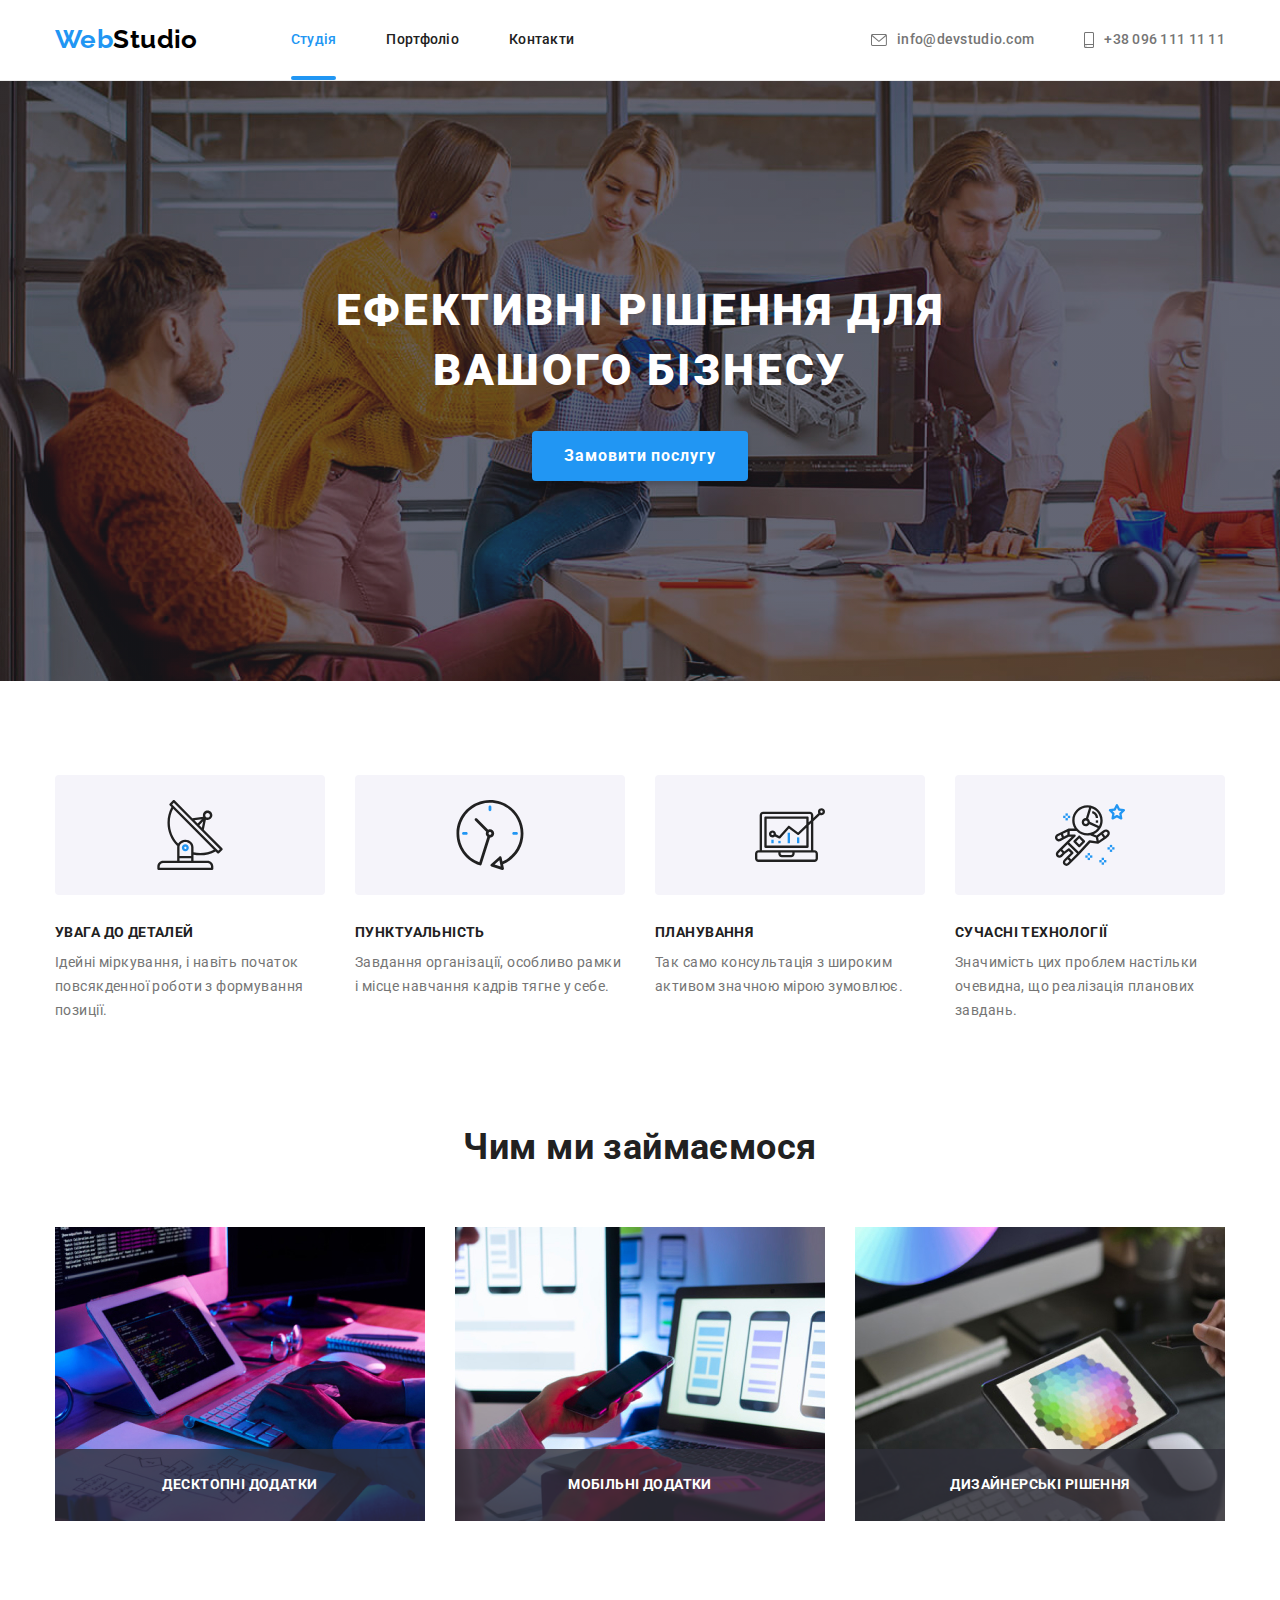
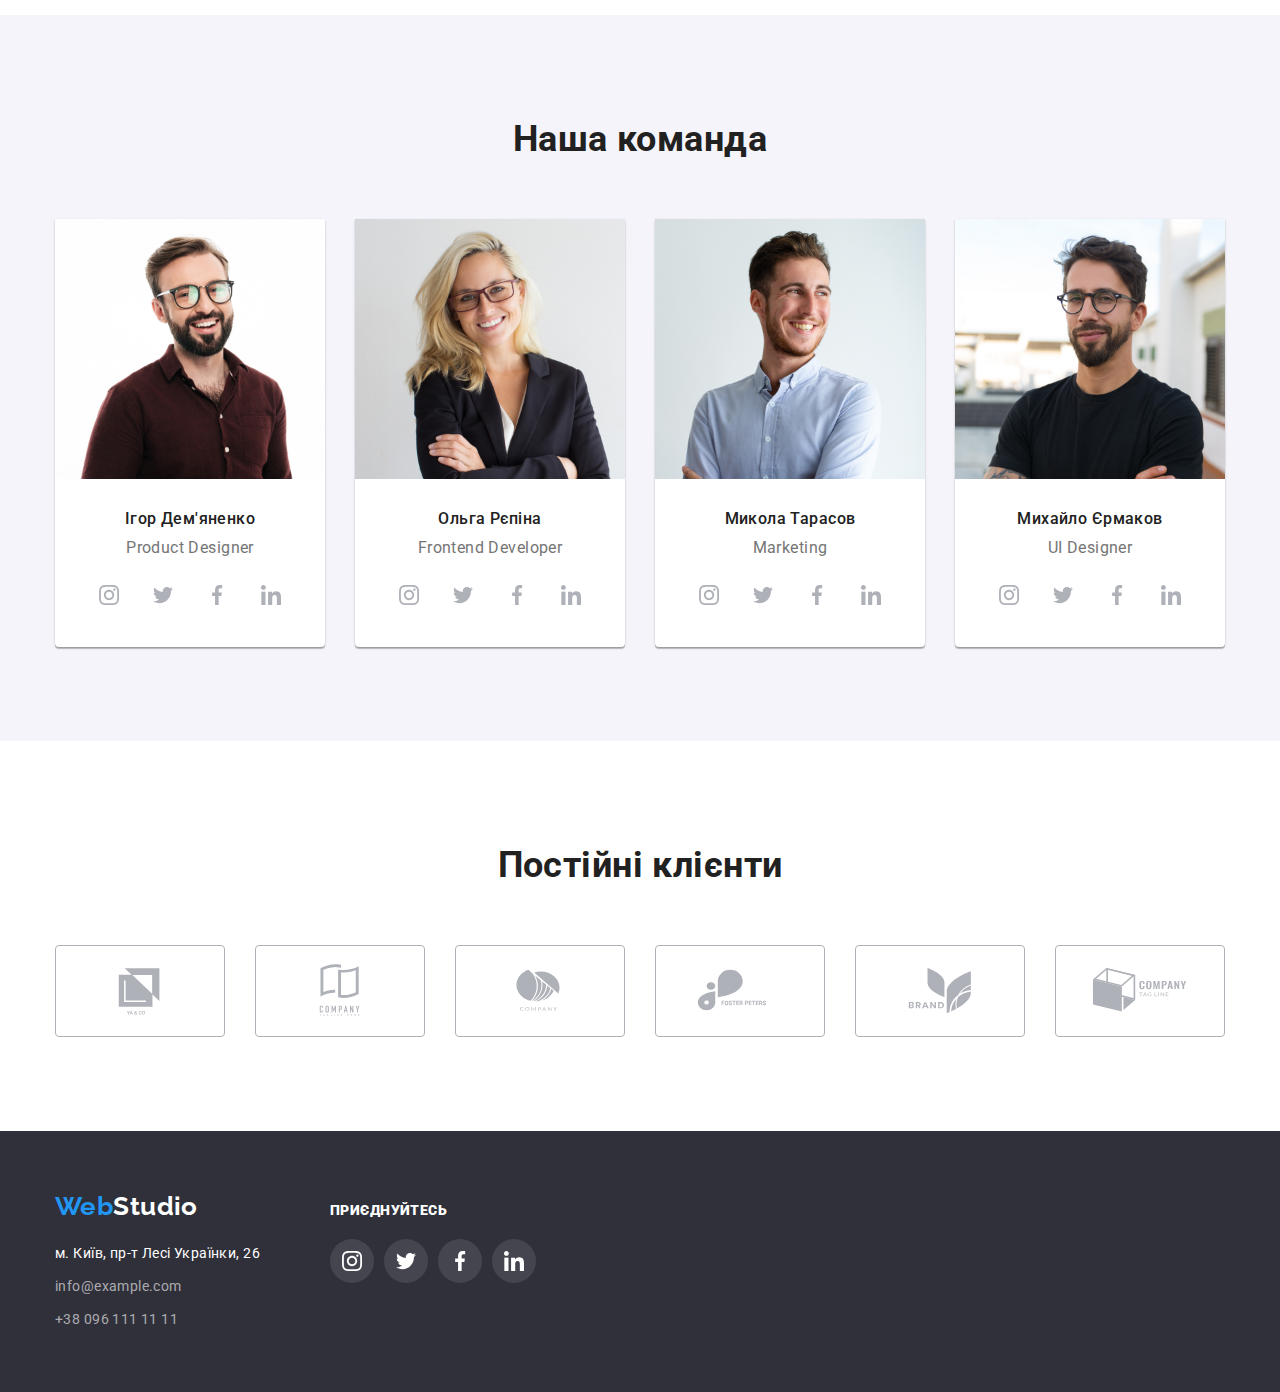
<file: index.html>
<!DOCTYPE html>
<html lang="uk">
	<head>
		<meta charset="UTF-8" />
		<meta http-equiv="X-UA-Compatible" content="IE=edge" />
		<meta name="viewport" content="width=device-width, initial-scale=1.0" />
		<title>WebStudio</title>
		<link rel="preconnect" href="https://fonts.googleapis.com" />
		<link rel="preconnect" href="https://fonts.gstatic.com" crossorigin />
		<link
			href="https://fonts.googleapis.com/css2?family=Raleway:wght@700&family=Roboto:wght@400;500;700;900&display=swap"
			rel="stylesheet" />
		<link
			rel="stylesheet"
			href="https://cdn.jsdelivr.net/npm/modern-normalize@1.1.0/modern-normalize.min.css" />
		<link rel="stylesheet" href="css/styles.css" />
	</head>
	<body>
		<!-- HEADER -->
		<header class="header-info">
			<div class="container">
				<nav class="navigation">
					<a class="logotype" href="./index.html"
						><span class="one-word-color">Web</span>Studio</a
					>
					<ul class="header-list">
						<li>
							<a class="header-navigation current" href="./index.html"
								>Студія</a
							>
						</li>
						<li>
							<a class="header-navigation" href="./portfolio.html">Портфоліо</a>
						</li>
						<li>
							<a class="header-navigation" href="#footer-link">Контакти</a>
						</li>
					</ul>
				</nav>
				<ul class="header-list-contact">
					<li>
						<a class="header-contact" href="mailto:info@devstudio.com">
							<svg class="envelope" width="16" height="12">
								<use href="./images/symbol-defs.svg#envelope"></use>
							</svg>
							info@devstudio.com</a
						>
					</li>
					<li>
						<a class="header-contact" href="tel:+380961111111">
							<svg class="smartphone" width="10" height="16">
								<use href="./images/symbol-defs.svg#smartphone"></use>
							</svg>
							+38 096 111 11 11</a
						>
					</li>
				</ul>
			</div>
		</header>
		<main>
			<section class="order-service">
				<div class="container order-service-text">
					<h1 class="main-title">Ефективні рішення для вашого бізнесу</h1>
					<button data-modal-open class="order-btn" type="button">
						Замовити послугу
					</button>
				</div>
			</section>
			<section class="section our-features">
				<div class="container">
					<h2 class="visually-hidden">Наші особливості</h2>
					<ul class="our-features-list">
						<li class="our-features-item">
							<div class="features-box">
								<svg width="70" height="70">
									<use href="./images/symbol-defs.svg#antenna"></use>
								</svg>
							</div>
							<h3 class="third-title-features">УВАГА ДО ДЕТАЛЕЙ</h3>
							<p class="text-our-features">
								Ідейні міркування, і навіть початок повсякденної роботи з
								формування позиції.
							</p>
						</li>
						<li class="our-features-item">
							<div class="features-box">
								<svg width="70" height="70">
									<use href="./images/symbol-defs.svg#clock"></use>
								</svg>
							</div>
							<h3 class="third-title-features">ПУНКТУАЛЬНІСТЬ</h3>
							<p class="text-our-features">
								Завдання організації, особливо рамки і місце навчання кадрів
								тягне у себе.
							</p>
						</li>
						<li class="our-features-item">
							<div class="features-box">
								<svg width="70" height="70">
									<use href="./images/symbol-defs.svg#diagram"></use>
								</svg>
							</div>
							<h3 class="third-title-features">ПЛАНУВАННЯ</h3>
							<p class="text-our-features">
								Так само консультація з широким активом значною мірою зумовлює.
							</p>
						</li>
						<li class="our-features-item">
							<div class="features-box">
								<svg width="70" height="70">
									<use href="./images/symbol-defs.svg#astronaut"></use>
								</svg>
							</div>
							<h3 class="third-title-features">СУЧАСНІ ТЕХНОЛОГІЇ</h3>
							<p class="text-our-features">
								Значимість цих проблем настільки очевидна, що реалізація
								планових завдань.
							</p>
						</li>
					</ul>
				</div>
			</section>
			<section class="section what-we-do">
				<div class="container">
					<h2 class="second-title-main">Чим ми займаємося</h2>
					<ul class="what-we-do-list">
						<li class="what-we-do-item">
							<img
								src="./images/whatwedo_1.jpg"
								alt="whatwedo_1"
								width="370"
								height="294" />
							<div class="we-do-label">
								<p class="we-do-text">Десктопні додатки</p>
							</div>
						</li>
						<li class="what-we-do-item">
							<img
								src="./images/whatwedo_2.jpg"
								alt="whatwedo_2"
								width="370"
								height="294" />
							<div class="we-do-label">
								<p class="we-do-text">Мобільні додатки</p>
							</div>
						</li>
						<li class="what-we-do-item">
							<img
								src="./images/whatwedo_3.jpg"
								alt="whatwedo_3"
								width="370"
								height="294" />
							<div class="we-do-label">
								<p class="we-do-text">Дизайнерські рішення</p>
							</div>
						</li>
					</ul>
				</div>
			</section>
			<section class="section our-team">
				<div class="container">
					<h2 class="second-title-team">Наша команда</h2>
					<ul class="our-team-list">
						<li class="team-card">
							<img
								src="./images/igor.jpg"
								alt="igor_photo"
								width="270"
								height="260" />
							<div class="team-card-text">
								<h3 class="third-title-team">Ігор Дем'яненко</h3>
								<p class="team-position">Product Designer</p>
								<ul class="social-links-list">
									<li>
										<a
											href="https://www.instagram.com"
											class="social-links"
											target="_blank">
											<svg class="social-icon" width="20" height="20">
												<use href="./images/symbol-defs.svg#instagram"></use>
											</svg>
										</a>
									</li>
									<li>
										<a
											href="https://www.twitter.com"
											class="social-links"
											target="_blank">
											<svg class="social-icon" width="20" height="20">
												<use href="./images/symbol-defs.svg#twitter"></use>
											</svg>
										</a>
									</li>
									<li>
										<a
											href="https://www.facebook.com"
											class="social-links"
											target="_blank">
											<svg class="social-icon" width="20" height="20">
												<use href="./images/symbol-defs.svg#facebook"></use>
											</svg>
										</a>
									</li>
									<li>
										<a
											href="https://www.linkedin.com"
											class="social-links"
											target="_blank">
											<svg class="social-icon" width="20" height="20">
												<use href="./images/symbol-defs.svg#linkedin"></use>
											</svg>
										</a>
									</li>
								</ul>
							</div>
						</li>
						<li class="team-card">
							<img
								src="./images/olga.jpg"
								alt="olga_photo"
								width="270"
								height="260" />
							<div class="team-card-text">
								<h3 class="third-title-team">Ольга Рєпіна</h3>
								<p class="team-position">Frontend Developer</p>
								<ul class="social-links-list">
									<li>
										<a
											href="https://www.instagram.com"
											class="social-links"
											target="_blank">
											<svg class="social-icon" width="20" height="20">
												<use href="./images/symbol-defs.svg#instagram"></use>
											</svg>
										</a>
									</li>
									<li>
										<a
											href="https://www.twitter.com"
											class="social-links"
											target="_blank">
											<svg class="social-icon" width="20" height="20">
												<use href="./images/symbol-defs.svg#twitter"></use>
											</svg>
										</a>
									</li>
									<li>
										<a
											href="https://www.facebook.com"
											class="social-links"
											target="_blank">
											<svg class="social-icon" width="20" height="20">
												<use href="./images/symbol-defs.svg#facebook"></use>
											</svg>
										</a>
									</li>
									<li>
										<a
											href="https://www.linkedin.com"
											class="social-links"
											target="_blank">
											<svg class="social-icon" width="20" height="20">
												<use href="./images/symbol-defs.svg#linkedin"></use>
											</svg>
										</a>
									</li>
								</ul>
							</div>
						</li>
						<li class="team-card">
							<img
								src="./images/mukola.jpg"
								alt="mukola_photo"
								width="270"
								height="260" />
							<div class="team-card-text">
								<h3 class="third-title-team">Микола Тарасов</h3>
								<p class="team-position">Marketing</p>
								<ul class="social-links-list">
									<li>
										<a
											href="https://www.instagram.com"
											class="social-links"
											target="_blank">
											<svg class="social-icon" width="20" height="20">
												<use href="./images/symbol-defs.svg#instagram"></use>
											</svg>
										</a>
									</li>
									<li>
										<a
											href="https://www.twitter.com"
											class="social-links"
											target="_blank">
											<svg class="social-icon" width="20" height="20">
												<use href="./images/symbol-defs.svg#twitter"></use>
											</svg>
										</a>
									</li>
									<li>
										<a
											href="https://www.facebook.com"
											class="social-links"
											target="_blank">
											<svg class="social-icon" width="20" height="20">
												<use href="./images/symbol-defs.svg#facebook"></use>
											</svg>
										</a>
									</li>
									<li>
										<a
											href="https://www.linkedin.com"
											class="social-links"
											target="_blank">
											<svg class="social-icon" width="20" height="20">
												<use href="./images/symbol-defs.svg#linkedin"></use>
											</svg>
										</a>
									</li>
								</ul>
							</div>
						</li>
						<li class="team-card">
							<img
								src="./images/michael.jpg"
								alt="michael_photo"
								width="270"
								height="260" />
							<div class="team-card-text">
								<h3 class="third-title-team">Михайло Єрмаков</h3>
								<p class="team-position">UI Designer</p>
								<ul class="social-links-list">
									<li>
										<a
											href="https://www.instagram.com"
											class="social-links"
											target="_blank">
											<svg class="social-icon" width="20" height="20">
												<use href="./images/symbol-defs.svg#instagram"></use>
											</svg>
										</a>
									</li>
									<li>
										<a
											href="https://www.twitter.com"
											class="social-links"
											target="_blank">
											<svg class="social-icon" width="20" height="20">
												<use href="./images/symbol-defs.svg#twitter"></use>
											</svg>
										</a>
									</li>
									<li>
										<a
											href="https://www.facebook.com"
											class="social-links"
											target="_blank">
											<svg class="social-icon" width="20" height="20">
												<use href="./images/symbol-defs.svg#facebook"></use>
											</svg>
										</a>
									</li>
									<li>
										<a
											href="https://www.linkedin.com"
											class="social-links"
											target="_blank">
											<svg class="social-icon" width="20" height="20">
												<use href="./images/symbol-defs.svg#linkedin"></use>
											</svg>
										</a>
									</li>
								</ul>
							</div>
						</li>
					</ul>
				</div>
			</section>
			<section class="section our-customers">
				<div class="container">
					<h2 class="title-customers">Постійні клієнти</h2>
					<ul class="customers-list">
						<li class="customer-item">
							<a href="" class="customer-link">
								<svg class="customer-icon" width="106" height="60">
									<use href="./images/symbol-defs.svg#customer1"></use>
								</svg>
							</a>
						</li>
						<li class="customer-item">
							<a href="" class="customer-link">
								<svg class="customer-icon" width="106" height="60">
									<use href="./images/symbol-defs.svg#customer2"></use>
								</svg>
							</a>
						</li>
						<li class="customer-item">
							<a href="" class="customer-link">
								<svg class="customer-icon" width="106" height="60">
									<use href="./images/symbol-defs.svg#customer3"></use>
								</svg>
							</a>
						</li>
						<li class="customer-item">
							<a href="" class="customer-link">
								<svg class="customer-icon" width="106" height="60">
									<use href="./images/symbol-defs.svg#customer4"></use>
								</svg>
							</a>
						</li>
						<li class="customer-item">
							<a href="" class="customer-link">
								<svg class="customer-icon" width="106" height="60">
									<use href="./images/symbol-defs.svg#customer5"></use>
								</svg>
							</a>
						</li>
						<li class="customer-item">
							<a href="" class="customer-link">
								<svg class="customer-icon" width="106" height="60">
									<use href="./images/symbol-defs.svg#customer6"></use>
								</svg>
							</a>
						</li>
					</ul>
				</div>
			</section>
		</main>
		<!-- FOOTER -->
		<footer id="footer-link" class="page-footer">
			<div class="container">
				<div class="footer-text">
					<a class="studio-logo-footer" href="./index.html"
						><span class="one-word-color">Web</span>Studio</a
					>
					<ul class="footer-list">
						<li class="footer-item">
							<address class="studio-address">
								<a
									class="address-link"
									href="https://goo.gl/maps/CPtrU1FHBa2aNyZL9"
									target="_blank"
									rel="noopener noreferrer nofollow"
									>м. Київ, пр-т Лесі Українки, 26</a
								>
							</address>
						</li>
						<li class="footer-item">
							<a class="footer-contact" href="mailto:info@example.com"
								>info@example.com</a
							>
						</li>
						<li class="footer-item">
							<a class="footer-contact" href="tel:+380961111111"
								>+38 096 111 11 11</a
							>
						</li>
					</ul>
				</div>
				<div class="footer-social">
					<span class="footer-title"><b>приєднуйтесь</b></span>
					<ul class="footer-social-list">
						<li>
							<a
								href="https://www.instagram.com"
								class="social-links"
								target="_blank">
								<svg class="social-icon-footer" width="20" height="20">
									<use href="./images/symbol-defs.svg#instagram"></use>
								</svg>
							</a>
						</li>
						<li>
							<a
								href="https://www.twitter.com"
								class="social-links"
								target="_blank">
								<svg class="social-icon-footer" width="20" height="20">
									<use href="./images/symbol-defs.svg#twitter"></use>
								</svg>
							</a>
						</li>
						<li>
							<a
								href="https://www.facebook.com"
								class="social-links"
								target="_blank">
								<svg class="social-icon-footer" width="20" height="20">
									<use href="./images/symbol-defs.svg#facebook"></use>
								</svg>
							</a>
						</li>
						<li>
							<a
								href="https://www.linkedin.com"
								class="social-links"
								target="_blank">
								<svg class="social-icon-footer" width="20" height="20">
									<use href="./images/symbol-defs.svg#linkedin"></use>
								</svg>
							</a>
						</li>
					</ul>
				</div>
			</div>
		</footer>
		<!-- MODAL WINDOW -->
		<div data-modal class="backdrop is-hidden">
			<div class="modal">
				<button data-modal-close class="close-button" type="button">
					<svg class="close-icon" width="18" height="18">
						<use href="./images/symbol-defs.svg#close-modal"></use>
					</svg>
				</button>
			</div>
		</div>
		<!-- SCRIPT -->
		<script src="./js/modal.js"></script>
	</body>
</html>
</file>
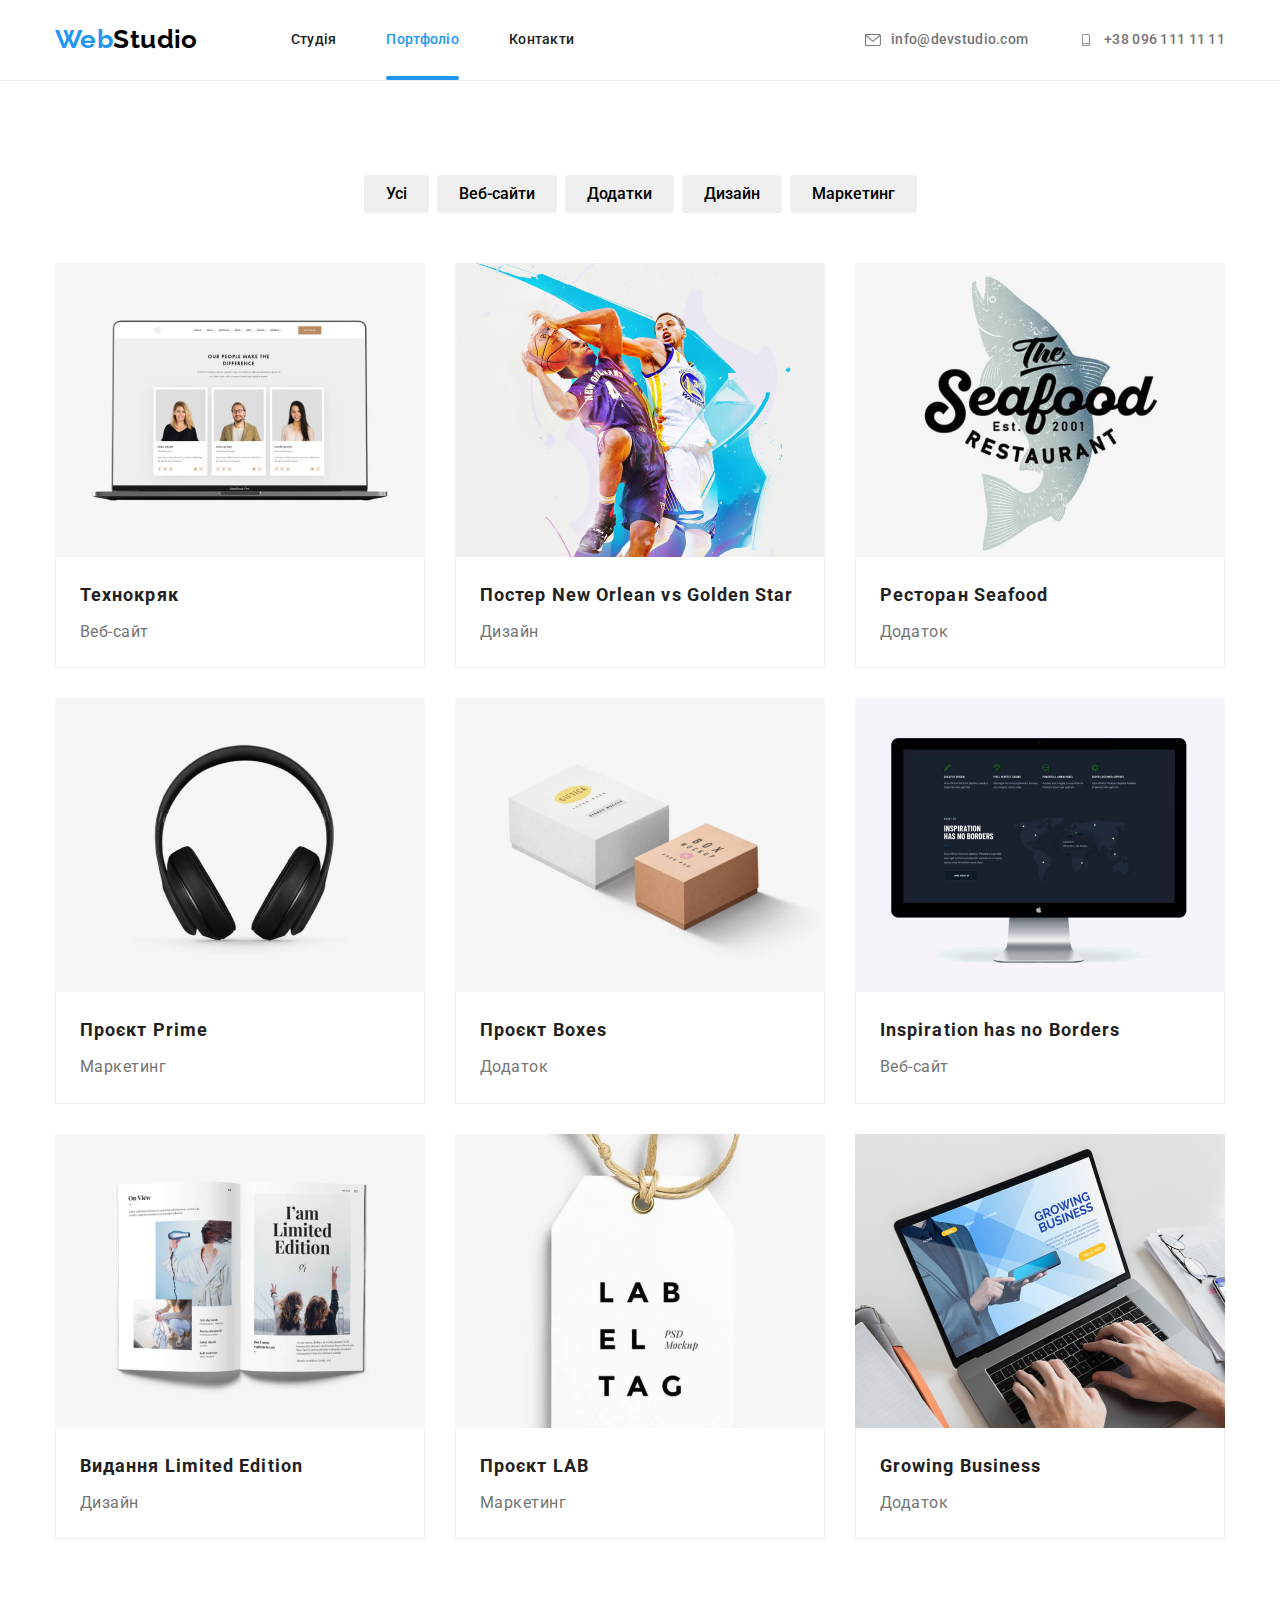
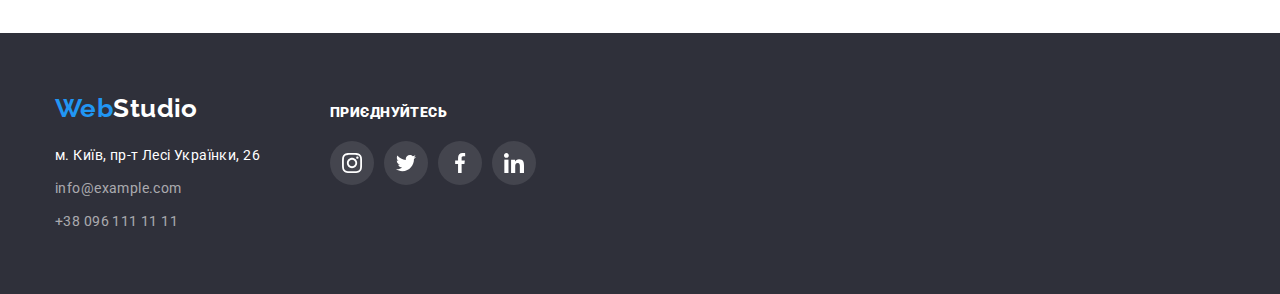
<file: portfolio.html>
<!DOCTYPE html>
<html lang="uk">
	<head>
		<meta charset="UTF-8" />
		<meta http-equiv="X-UA-Compatible" content="IE=edge" />
		<meta name="viewport" content="width=device-width, initial-scale=1.0" />
		<title>WebStudio</title>
		<link rel="preconnect" href="https://fonts.googleapis.com" />
		<link rel="preconnect" href="https://fonts.gstatic.com" crossorigin />
		<link
			href="https://fonts.googleapis.com/css2?family=Raleway:wght@700&family=Roboto:wght@400;500;700;900&display=swap"
			rel="stylesheet" />
		<link
			rel="stylesheet"
			href="https://cdn.jsdelivr.net/npm/modern-normalize@1.1.0/modern-normalize.min.css" />
		<link rel="stylesheet" href="css/styles.css" />
	</head>
	<body>
		<header class="header-info">
			<div class="container">
				<nav class="navigation">
					<a class="logotype" href="./index.html"
						><span class="one-word-color">Web</span>Studio</a
					>
					<ul class="header-list">
						<li>
							<a class="header-navigation" href="./index.html">Студія</a>
						</li>
						<li>
							<a class="header-navigation current" href="./portfolio.html"
								>Портфоліо</a
							>
						</li>
						<li>
							<a class="header-navigation" href="#footer-link">Контакти</a>
						</li>
					</ul>
				</nav>
				<ul class="header-list">
					<li>
						<a class="header-contact" href="mailto:info@devstudio.com">
							<svg class="envelope" width="16" height="12">
								<use href="./images/symbol-defs.svg#envelope"></use>
							</svg>
							info@devstudio.com</a
						>
					</li>
					<li>
						<a class="header-contact" href="tel:+380961111111">
							<svg class="envelope" width="16" height="12">
								<use href="./images/symbol-defs.svg#smartphone"></use>
							</svg>
							+38 096 111 11 11</a
						>
					</li>
				</ul>
			</div>
		</header>
		<main>
			<section class="section">
				<div class="container">
					<h1 class="visually-hidden">Портфоліо</h1>
					<ul class="portfolio-nav-list">
						<li><button class="portfolio-button" type="button">Усі</button></li>
						<li>
							<button class="portfolio-button" type="button">Веб-сайти</button>
						</li>
						<li>
							<button class="portfolio-button" type="button">Додатки</button>
						</li>
						<li>
							<button class="portfolio-button" type="button">Дизайн</button>
						</li>
						<li>
							<button class="portfolio-button" type="button">Маркетинг</button>
						</li>
					</ul>
					<ul class="portfolio-card-list">
						<li class="portfolio-card">
							<a href="" class="portfolio-card-link">
								<div class="box-overlay">
									<img
										src="./images/portfolio/techno.jpg"
										alt="techno"
										width="370"
										height="294" />
									<div class="overlay">
										<p class="overlay-text">
											Ресурс пропонує комплексні пропозиції з різним рівнем
											функціоналу та сервісів. Все це дозволить відвідувачу
											отримати вичерпні відомості про компанію чи приватну
											особу.
										</p>
									</div>
								</div>
								<div class="portfolio-card-position">
									<h2 class="portfolio-title">Технокряк</h2>
									<p class="portfolio-text">Веб-сайт</p>
								</div>
							</a>
						</li>
						<li class="portfolio-card">
							<a href="" class="portfolio-card-link">
								<div class="box-overlay">
									<img
										src="./images/portfolio/poster.jpg"
										alt="poster"
										width="370"
										height="294" />
									<div class="overlay">
										<p class="overlay-text">
											Ресурс пропонує комплексні пропозиції з різним рівнем
											функціоналу та сервісів. Все це дозволить відвідувачу
											отримати вичерпні відомості про компанію чи приватну
											особу.
										</p>
									</div>
								</div>
								<div class="portfolio-card-position">
									<h2 class="portfolio-title">
										Постер New Orlean vs Golden Star
									</h2>
									<p class="portfolio-text">Дизайн</p>
								</div>
							</a>
						</li>
						<li class="portfolio-card">
							<a href="" class="portfolio-card-link">
								<div class="box-overlay">
									<img
										src="./images/portfolio/seafood.jpg"
										alt="seafood"
										width="370"
										height="294" />
									<div class="overlay">
										<p class="overlay-text">
											Ресурс пропонує комплексні пропозиції з різним рівнем
											функціоналу та сервісів. Все це дозволить відвідувачу
											отримати вичерпні відомості про компанію чи приватну
											особу.
										</p>
									</div>
								</div>
								<div class="portfolio-card-position">
									<h2 class="portfolio-title">Ресторан Seafood</h2>
									<p class="portfolio-text">Додаток</p>
								</div>
							</a>
						</li>
						<li class="portfolio-card">
							<a href="" class="portfolio-card-link">
								<div class="box-overlay">
									<img
										src="./images/portfolio/projectprime.jpg"
										alt="projectprime"
										width="370"
										height="294" />
									<div class="overlay">
										<p class="overlay-text">
											Ресурс пропонує комплексні пропозиції з різним рівнем
											функціоналу та сервісів. Все це дозволить відвідувачу
											отримати вичерпні відомості про компанію чи приватну
											особу.
										</p>
									</div>
								</div>
								<div class="portfolio-card-position">
									<h2 class="portfolio-title">Проєкт Prime</h2>
									<p class="portfolio-text">Маркетинг</p>
								</div>
							</a>
						</li>
						<li class="portfolio-card">
							<a href="" class="portfolio-card-link">
								<div class="box-overlay">
									<img
										src="./images/portfolio/projectboxes.jpg"
										alt="projectboxes"
										width="370"
										height="294" />
									<div class="overlay">
										<p class="overlay-text">
											Ресурс пропонує комплексні пропозиції з різним рівнем
											функціоналу та сервісів. Все це дозволить відвідувачу
											отримати вичерпні відомості про компанію чи приватну
											особу.
										</p>
									</div>
								</div>
								<div class="portfolio-card-position">
									<h2 class="portfolio-title">Проєкт Boxes</h2>
									<p class="portfolio-text">Додаток</p>
								</div>
							</a>
						</li>
						<li class="portfolio-card">
							<a href="" class="portfolio-card-link">
								<div class="box-overlay">
									<img
										src="./images/portfolio/inspirationhasnoborders.jpg"
										alt="inspirationhasnoborders"
										width="370"
										height="294" />
									<div class="overlay">
										<p class="overlay-text">
											Ресурс пропонує комплексні пропозиції з різним рівнем
											функціоналу та сервісів. Все це дозволить відвідувачу
											отримати вичерпні відомості про компанію чи приватну
											особу.
										</p>
									</div>
								</div>
								<div class="portfolio-card-position">
									<h3 class="portfolio-title">Inspiration has no Borders</h3>
									<p class="portfolio-text">Веб-сайт</p>
								</div>
							</a>
						</li>
						<li class="portfolio-card">
							<a href="" class="portfolio-card-link">
								<div class="box-overlay">
									<img
										src="./images/portfolio/publishlimitededition.jpg"
										alt="publishlimitededition"
										width="370"
										height="294" />
									<div class="overlay">
										<p class="overlay-text">
											Ресурс пропонує комплексні пропозиції з різним рівнем
											функціоналу та сервісів. Все це дозволить відвідувачу
											отримати вичерпні відомості про компанію чи приватну
											особу.
										</p>
									</div>
								</div>
								<div class="portfolio-card-position">
									<h2 class="portfolio-title">Видання Limited Edition</h2>
									<p class="portfolio-text">Дизайн</p>
								</div>
							</a>
						</li>
						<li class="portfolio-card">
							<a href="" class="portfolio-card-link">
								<div class="box-overlay">
									<img
										src="./images/portfolio/projectlab.jpg"
										alt="projectlab"
										width="370"
										height="294" />
									<div class="overlay">
										<p class="overlay-text">
											Ресурс пропонує комплексні пропозиції з різним рівнем
											функціоналу та сервісів. Все це дозволить відвідувачу
											отримати вичерпні відомості про компанію чи приватну
											особу.
										</p>
									</div>
								</div>
								<div class="portfolio-card-position">
									<h2 class="portfolio-title">Проєкт LAB</h2>
									<p class="portfolio-text">Маркетинг</p>
								</div>
							</a>
						</li>
						<li class="portfolio-card">
							<a href="" class="portfolio-card-link">
								<div class="box-overlay">
									<img
										src="./images/portfolio/growingbusiness.jpg"
										alt="growingbusiness"
										width="370"
										height="294" />
									<div class="overlay">
										<p class="overlay-text">
											Ресурс пропонує комплексні пропозиції з різним рівнем
											функціоналу та сервісів. Все це дозволить відвідувачу
											отримати вичерпні відомості про компанію чи приватну
											особу.
										</p>
									</div>
								</div>
								<div class="portfolio-card-position">
									<h2 class="portfolio-title">Growing Business</h2>
									<p class="portfolio-text">Додаток</p>
								</div>
							</a>
						</li>
					</ul>
				</div>
			</section>
		</main>
		<footer id="footer-link" class="page-footer">
			<div class="container">
				<div class="footer-text">
					<a class="studio-logo-footer" href="./index.html"
						><span class="one-word-color">Web</span>Studio</a
					>
					<ul class="footer-list">
						<li class="footer-item">
							<address class="studio-address">
								<a
									class="address-link"
									href="https://goo.gl/maps/CPtrU1FHBa2aNyZL9"
									target="_blank"
									rel="noopener noreferrer nofollow"
									>м. Київ, пр-т Лесі Українки, 26</a
								>
							</address>
						</li>
						<li class="footer-item">
							<a class="footer-contact" href="mailto:info@example.com"
								>info@example.com</a
							>
						</li>
						<li class="footer-item">
							<a class="footer-contact" href="tel:+380961111111"
								>+38 096 111 11 11</a
							>
						</li>
					</ul>
				</div>
				<div class="footer-social">
					<span class="footer-title"><b>приєднуйтесь</b></span>
					<ul class="footer-social-list">
						<li>
							<a
								href="https://www.instagram.com"
								class="social-links"
								target="_blank">
								<svg class="social-icon-footer" width="20" height="20">
									<use href="./images/symbol-defs.svg#instagram"></use>
								</svg>
							</a>
						</li>
						<li>
							<a
								href="https://www.twitter.com"
								class="social-links"
								target="_blank">
								<svg class="social-icon-footer" width="20" height="20">
									<use href="./images/symbol-defs.svg#twitter"></use>
								</svg>
							</a>
						</li>
						<li>
							<a
								href="https://www.facebook.com"
								class="social-links"
								target="_blank">
								<svg class="social-icon-footer" width="20" height="20">
									<use href="./images/symbol-defs.svg#facebook"></use>
								</svg>
							</a>
						</li>
						<li>
							<a
								href="https://www.linkedin.com"
								class="social-links"
								target="_blank">
								<svg class="social-icon-footer" width="20" height="20">
									<use href="./images/symbol-defs.svg#linkedin"></use>
								</svg>
							</a>
						</li>
					</ul>
				</div>
			</div>
		</footer>
	</body>
</html>
</file>
<file: css/styles.css>
:root {
	--primary-font: "Roboto", sans-serif;
	--secondary-font: "Raleway", sans-serif;
	--font-weight-stnd: 500;
	--font-weight-bold: 700;
	--font-weight-maxbold: 900;
	--stnd-letter-spacing: 0.03em;
	--stnd-font-size: 14px;
	--font-size-big: 16px;
	--text-color: #757575;
	--second-text-color: #212121;
	--main-color: #ffffff;
	--secondary-color: #2f303a;
	--accent-color: #2196f3;
	--dark-logo-color: #000;
	--transparency-color: rgba(255, 255, 255, 0.6);
	--alternative-bakcground-color: #f5f4fa;
}
/*BODY AND GENERAL RULES*/
body {
	font-family: var(--primary-font);
	font-size: var(--stnd-font-size);
	letter-spacing: var(--stnd-letter-spacing);
	color: var(--text-color);
}
h1,
h2,
h3,
p {
	margin-top: 0;
	margin-bottom: 0;
}
img {
	display: block;
	max-width: 100%;
	height: auto;
}
a {
	text-decoration: none;
}
ul,
ol {
	margin-top: 0;
	margin-bottom: 0;
	padding-left: 0;
	list-style: none;
}
.visually-hidden {
	position: absolute;
	white-space: nowrap;
	width: 1px;
	height: 1px;
	overflow: hidden;
	border: 0;
	padding: 0;
	clip: rect(0 0 0 0);
	clip-path: inset(50%);
	margin: -1px;
}
.container {
	margin-right: auto;
	margin-left: auto;
	width: 1200px;
	padding-left: 15px;
	padding-right: 15px;
}
.section {
	padding-top: 94px;
	padding-bottom: 94px;
}
/* HEADER */
.header-info {
	border-bottom: 1px solid #ececec;
}
.header-info > .container {
	display: flex;
	align-items: center;
}
.navigation {
	display: flex;
	align-items: center;
	margin-right: auto;
}
.header-list {
	margin-left: auto;
	display: flex;
	gap: 50px;
}
.logotype {
	margin-right: 93px;
	padding-top: 24px;
	padding-bottom: 25px;
	font-family: var(--secondary-font);
	font-style: normal;
	font-weight: var(--font-weight-bold);
	font-size: 26px;
	line-height: 1.19;
	color: var(--dark-logo-color);
}
.header-navigation {
	position: relative;
	font-style: normal;
	font-weight: var(--font-weight-stnd);
	line-height: 1.14;
	letter-spacing: 0.02em;
	color: var(--second-text-color);
	transition: color 250ms cubic-bezier(0.4, 0, 0.2, 1);
}
.header-navigation::after,
.header-navigation::after {
	margin-top: 28px;
	position: absolute;
	display: block;
	content: "";
	width: 100%;
	height: 4px;
	background-color: var(--accent-color);
	border-radius: 2px;
	scale: 0;
	transition: scale 250ms cubic-bezier(0.4, 0, 0.2, 1);
}
.header-navigation:hover::after,
.header-navigation:focus::after {
	margin-top: 28px;
	position: absolute;
	display: block;
	content: "";
	width: 100%;
	height: 4px;
	background-color: var(--accent-color);
	border-radius: 2px;
	scale: 1;
}
.header-navigation:hover,
.header-navigation:focus {
	color: var(--accent-color);
}
.current {
	color: var(--accent-color);
}
.current::after {
	margin-top: 28px;
	position: absolute;
	display: block;
	content: "";
	width: 100%;
	height: 4px;
	background-color: var(--accent-color);
	border-radius: 2px;
	scale: 1;
}
.header-list-contact {
	display: flex;
	gap: 50px;
}
.header-contact {
	display: flex;
	align-items: center;
	font-style: normal;
	font-weight: var(--font-weight-stnd);
	line-height: 1.14;
	letter-spacing: 0.02em;
	color: var(--text-color);
	transition: color 250ms cubic-bezier(0.4, 0, 0.2, 1);
}
.envelope {
	margin-right: 10px;
	fill: currentColor;
}
.smartphone {
	margin-right: 10px;
	fill: currentColor;
}
.header-contact:hover,
.header-contact:focus {
	color: var(--accent-color);
}
/* FOOTER */
.page-footer {
	background-color: var(--secondary-color);
	padding-top: 60px;
	padding-bottom: 60px;
}
.page-footer .container {
	display: flex;
	align-items: baseline;
}
.studio-logo-footer {
	display: inline-block;
	margin-bottom: 20px;
	font-family: var(--secondary-font);
	font-style: normal;
	font-weight: var(--font-weight-bold);
	font-size: 26px;
	line-height: 1.19;
	color: var(--main-color);
}
.one-word-color {
	color: var(--accent-color);
}
.footer-item:nth-child(-n + 2) {
	margin-bottom: 9px;
}
.studio-address,
.address-link {
	font-style: normal;
	line-height: 1.71;
	color: var(--main-color);
}
.footer-contact {
	font-style: normal;
	line-height: 1.71;
	letter-spacing: var(--stnd-letter-spacing);
	color: var(--transparency-color);
	transition: color 250ms cubic-bezier(0.4, 0, 0.2, 1);
}
.footer-contact:hover,
.footer-contact:focus {
	color: var(--accent-color);
}
.footer-text {
	margin-right: 70px;
}
.footer-title {
	display: inline-block;
	font-weight: var(--font-weight-bold);
	font-size: var(--stnd-font-size);
	line-height: 1.14;
	text-transform: uppercase;
	color: var(--main-color);
	margin-bottom: 20px;
}
.footer-social-list {
	display: flex;
	gap: 10px;
}
.footer-social-list .social-links {
	display: flex;
	align-items: center;
	border-radius: 50%;
	width: 44px;
	height: 44px;
	background-color: rgba(255, 255, 255, 0.1);
	transition: background-color 250ms cubic-bezier(0.4, 0, 0.2, 1);
}
.footer-social-list .social-links:hover,
.footer-social-list .social-links:focus {
	background-color: var(--accent-color);
}
.social-icon-footer {
	fill: var(--main-color);
}
/*MAIN PAGE*/
.order-service {
	max-width: 1600px;
	margin-left: auto;
	margin-right: auto;
	background-color: var(--secondary-color);
	background-image: linear-gradient(
			rgba(47, 48, 58, 0.4),
			rgba(47, 48, 58, 0.4)
		),
		url(../images/our-services-background.jpg);
	background-repeat: no-repeat;
	background-size: cover;
}
.order-service {
	padding: 200px 0;
	text-align: center;
}
.main-title {
	width: 696px;
	margin-left: auto;
	margin-right: auto;
	margin-bottom: 30px;
	text-align: center;
	font-weight: var(--font-weight-maxbold);
	font-size: 44px;
	line-height: 1.36;
	text-align: center;
	letter-spacing: 0.06em;
	text-transform: uppercase;
	color: var(--main-color);
}
.order-btn {
	padding: 10px 32px;
	box-shadow: 0px 4px 4px rgba(0, 0, 0, 0.15);
	border-radius: 4px;
	font-weight: var(--font-weight-bold);
	font-size: var(--font-size-big);
	line-height: 1.9;
	letter-spacing: 0.06em;
	background-color: var(--accent-color);
	color: var(--main-color);
	cursor: pointer;
	border: none;
}
.order-btn:active {
	background: #188ce8;
}
/* OUR FEATURES SECTION */
.features-box {
	height: 120px;
	background-color: var(--alternative-bakcground-color);
	border-radius: 4px;
	display: flex;
	justify-content: center;
	align-items: center;
	margin-bottom: 30px;
}
.our-features-list {
	display: flex;
	justify-content: space-between;
	gap: 30px;
}
.our-features-item {
	flex-basis: calc((100% - 90px) / 4);
}
.second-title-main {
	margin-bottom: 50px;
	font-weight: var(--font-weight-bold);
	font-size: 36px;
	line-height: 1.67;
	text-align: center;
	color: var(--second-text-color);
}
.third-title-features {
	margin-bottom: 10px;
	font-weight: var(--font-weight-bold);
	font-size: var(--stnd-font-size);
	line-height: 1.14;
	text-transform: uppercase;
	color: var(--second-text-color);
}
.text-our-features {
	line-height: 1.71;
}
/* WHAT WE DO SECTION */
.what-we-do {
	padding-top: 0;
}
.what-we-do-list {
	display: flex;
	gap: 30px;
}
.what-we-do-item {
	position: relative;
}
.we-do-label {
	display: flex;
	justify-content: center;
	align-items: center;
	width: 100%;
	height: 72px;
	background-color: rgba(47, 48, 58, 0.8);
	position: absolute;
	bottom: 0;
	left: 0;
}
.we-do-text {
	color: var(--main-color);
	font-weight: var(--font-weight-bold);
	font-size: var(--stnd-font-size);
	line-height: 1.14;
	letter-spacing: 0.03em;
	text-transform: uppercase;
}
/* OUR TEAM SECTION */
.our-team {
	background-color: var(--alternative-bakcground-color);
}
.second-title-team {
	margin-bottom: 50px;
	font-weight: var(--font-weight-bold);
	font-size: 36px;
	line-height: 1.67;
	text-align: center;
	color: var(--second-text-color);
}
.our-team-list {
	display: flex;
	gap: 30px;
}
.team-card {
	width: 270px;
	background-color: var(--main-color);
	box-shadow: 0px 1px 3px rgba(0, 0, 0, 0.12), 0px 1px 1px rgba(0, 0, 0, 0.14),
		0px 2px 1px rgba(0, 0, 0, 0.2);
	border-radius: 0px 0px 4px 4px;
}
.team-card-text {
	padding-top: 30px;
	padding-bottom: 30px;
}
.third-title-team {
	margin-bottom: 10px;
	font-weight: var(--font-weight-stnd);
	font-size: var(--font-size-big);
	line-height: 1.19;
	text-align: center;
	color: var(--second-text-color);
}
.team-position {
	font-size: var(--font-size-big);
	line-height: 1.19;
	text-align: center;
	margin-bottom: 16px;
}
.social-links-list {
	display: flex;
	justify-content: center;
	gap: 10px;
}
.social-links {
	display: flex;
	justify-content: center;
	align-items: center;
	border-radius: 50%;
	width: 44px;
	height: 44px;
	transition: background-color 250ms cubic-bezier(0.4, 0, 0.2, 1);
}
.social-icon {
	fill: #afb1b8;
	transition: fill 250ms cubic-bezier(0.4, 0, 0.2, 1);
}
.social-links:hover,
.social-links:focus {
	background-color: var(--accent-color);
}
.social-links:hover .social-icon,
.social-links:focus .social-icon {
	fill: var(--main-color);
}
/* OUR-CUSTOMERS */
.title-customers {
	margin-bottom: 50px;
	font-weight: var(--font-weight-bold);
	font-size: 36px;
	line-height: 1.67;
	text-align: center;
	color: var(--second-text-color);
}
.customers-list {
	display: flex;
	gap: 30px;
}
.customer-item {
	flex-basis: calc((100%-150px) / 6);
}
.customer-link {
	display: flex;
	justify-content: center;
	align-items: center;
	width: 170px;
	height: 92px;
	border: 1px solid #afb1b8;
	border-radius: 4px;
	transition: border-color 250ms cubic-bezier(0.4, 0, 0.2, 1);
}
.customer-icon {
	fill: #afb1b8;
	transition: fill 250ms cubic-bezier(0.4, 0, 0.2, 1);
}
.customer-link:hover .customer-icon,
.customer-link:focus .customer-icon {
	fill: var(--accent-color);
}
.customer-link:hover,
.customer-link:focus {
	border-color: var(--accent-color);
}
/* MODAL */
.backdrop {
	position: fixed;
	top: 0;
	left: 0;
	width: 100%;
	height: 100%;
	background-color: rgba(0, 0, 0, 0.2);
	opacity: 1;
	visibility: visible;
	transition: opacity 250ms cubic-bezier(0.4, 0, 0.2, 1),
		visibility 250ms cubic-bezier(0.4, 0, 0.2, 1);
}
.backdrop.is-hidden {
	opacity: 0;
	pointer-events: none;
	visibility: hidden;
}
.backdrop.is-hidden .modal {
	transform: translate(-50%, -50%) rotate(180deg);
}
.modal {
	position: absolute;
	top: 50%;
	left: 50%;
	transform: translate(-50%, -50%) rotate(0);
	width: 528px;
	height: 581px;
	background-color: var(--main-color);
	box-shadow: 0px 1px 3px rgba(0, 0, 0, 0.12), 0px 1px 1px rgba(0, 0, 0, 0.14),
		0px 2px 1px rgba(0, 0, 0, 0.2);
	border-radius: 4px;
	transition: transform 250ms cubic-bezier(0.4, 0, 0.2, 1);
}
.close-button {
	position: absolute;
	top: 8px;
	right: 8px;
	display: flex;
	justify-content: center;
	align-items: center;
	width: 30px;
	height: 30px;
	padding: 0;
	background-color: var(--main-color);
	border: 1px solid rgba(0, 0, 0, 0.1);
	border-radius: 50%;
	cursor: pointer;
}
/* PORTFOLIO PAGE */
.portfolio-nav-list {
	margin-bottom: 50px;
	display: flex;
	justify-content: center;
	gap: 8px;
}
.portfolio-button {
	padding: 6px 22px;
	font-family: var(--primary-font);
	font-style: normal;
	font-weight: var(--font-weight-stnd);
	font-size: var(--font-size-big);
	line-height: 26px;
	text-align: center;
	border: none;
	border-radius: 4px;
	transition: color 250ms cubic-bezier(0.4, 0, 0.2, 1),
		background-color 250ms cubic-bezier(0.4, 0, 0.2, 1),
		box-shadow 250ms cubic-bezier(0.4, 0, 0.2, 1);
}
.portfolio-button:hover,
.portfolio-button:focus {
	background-color: var(--accent-color);
	color: var(--main-color);
	cursor: pointer;
	box-shadow: 0px 3px 1px rgba(0, 0, 0, 0.1), 0px 1px 2px rgba(0, 0, 0, 0.08),
		0px 2px 2px rgba(0, 0, 0, 0.12);
}
.portfolio-card-list {
	display: flex;
	justify-content: flex-start;
	flex-wrap: wrap;
	gap: 30px;
}
.portfolio-card-link {
	display: block;
	transition: box-shadow 250ms cubic-bezier(0.4, 0, 0.2, 1);
}
.portfolio-card-link:hover,
.portfolio-card-link:focus {
	box-shadow: 0px 1px 1px rgba(0, 0, 0, 0.12), 0px 4px 4px rgba(0, 0, 0, 0.06),
		1px 4px 6px rgba(0, 0, 0, 0.16);
}
.portfolio-card {
	width: 370px;
	background-color: var(--main-color);
}
.box-overlay {
	position: relative;
	overflow: hidden;
}
.overlay {
	position: absolute;
	top: 0;
	left: 0;
	width: 100%;
	height: 100%;
	background-color: rgba(33, 150, 243, 0.9);
	transform: translatey(100%);
	transition: transform 250ms ease;
}
.overlay-text {
	padding: 63px 24px;
	font-size: 18px;
	line-height: 1.75;
	letter-spacing: 0.03em;
	color: var(--main-color);
}
.portfolio-card-link:hover .overlay,
.portfolio-card-link:focus .overlay {
	transform: translatey(0);
}
.portfolio-card-position {
	border-bottom: 1px solid #eeeeee;
	border-left: 1px solid #eeeeee;
	border-right: 1px solid #eeeeee;
	padding: 20px 24px;
}
.portfolio-title {
	margin-bottom: 4px;
	font-weight: var(--font-weight-bold);
	font-size: 18px;
	line-height: 2;
	letter-spacing: 0.06em;
	color: var(--second-text-color);
}
.portfolio-text {
	color: var(--text-color);
	font-size: var(--font-size-big);
	line-height: 1.9;
	letter-spacing: var(--stnd-letter-spacing);
}
</file>
